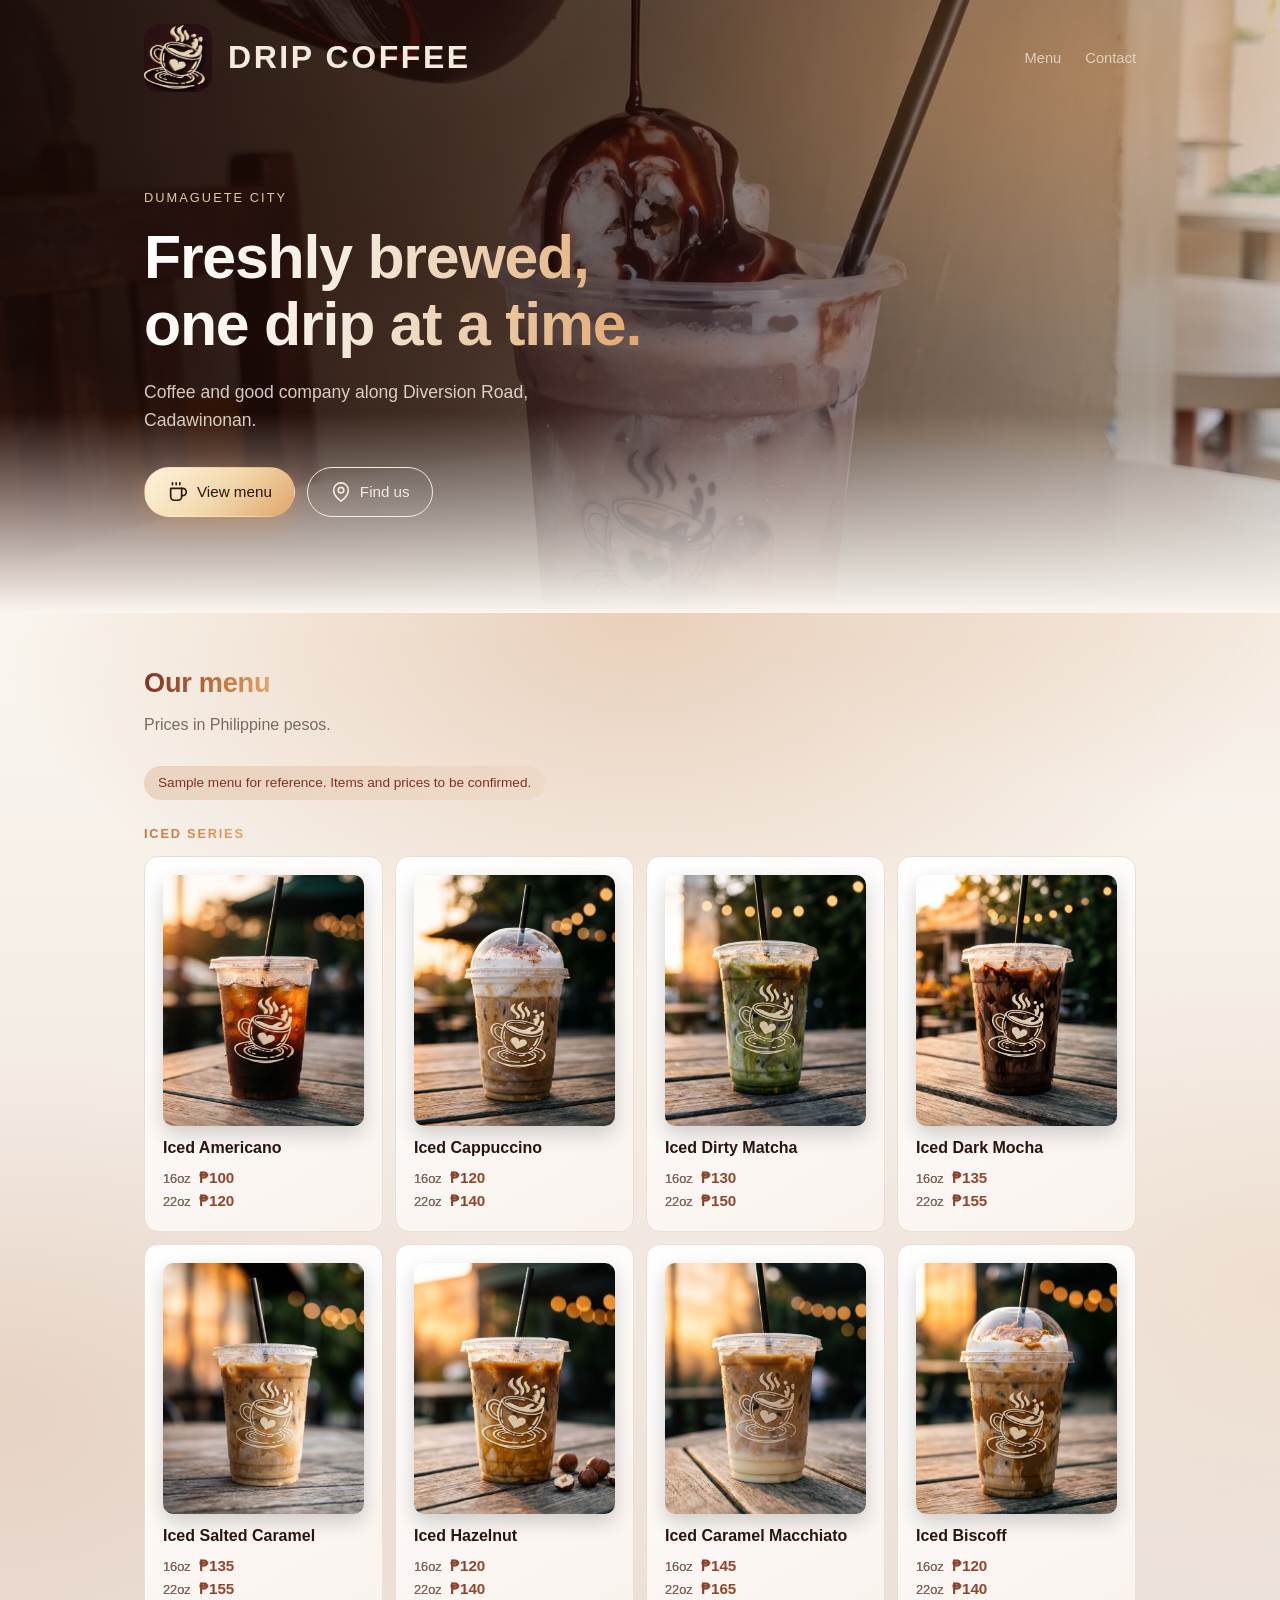
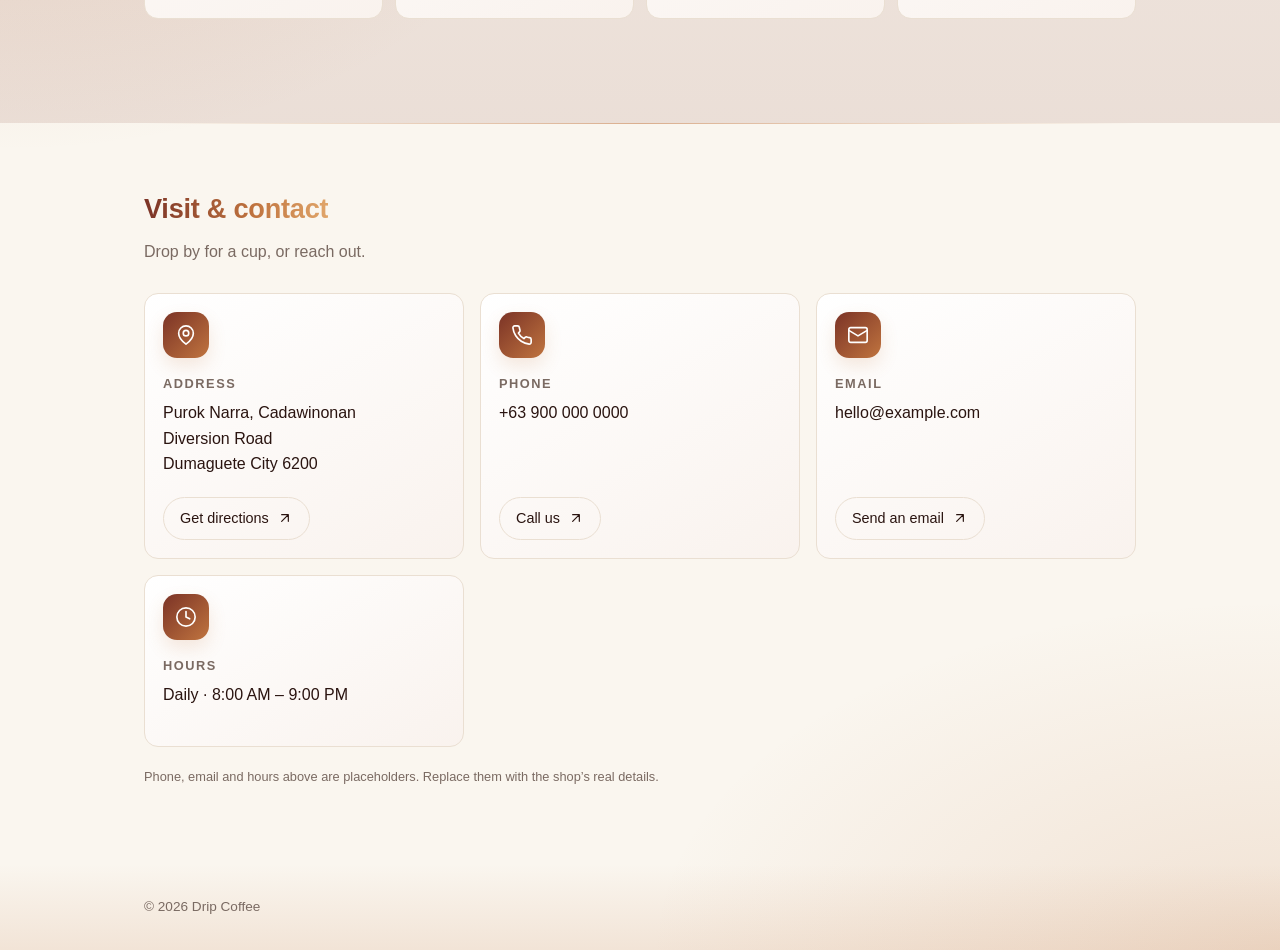
<file: index.html>
<!DOCTYPE html>
<html lang="en">
<head>
<meta charset="utf-8">
<meta name="viewport" content="width=device-width, initial-scale=1, viewport-fit=cover">
<title>Drip Coffee · Dumaguete City</title>
<meta name="description" content="Drip Coffee Shop, Purok Narra, Cadawinonan, Diversion Road, Dumaguete City.">
<link rel="icon" type="image/png" href="drip-favicon.png">
<link rel="apple-touch-icon" href="drip-favicon.png">
<script>document.documentElement.classList.add("js")</script>
<link rel="stylesheet" href="styles.css">
</head>
<body>
<div class="top"><div class="wrap">
<header><a class="brand" href="#"><img src="drip-mark.png" alt="Drip Coffee logo"><span class="logo">Drip Coffee</span></a><nav><a href="#menu">Menu</a><a href="#contact">Contact</a></nav></header>
<div class="hero">
<div class="hero-text">
<div class="eyebrow">Dumaguete City</div>
<h1>Freshly brewed, one drip at a time.</h1>
<p>Coffee and good company along Diversion Road, Cadawinonan.</p>
<div class="btns"><a class="btn primary" href="#menu"><svg viewBox="0 0 24 24" width="22" height="22" fill="none" stroke="currentColor" stroke-width="1.8" stroke-linecap="round" stroke-linejoin="round" aria-hidden="true"><path d="M10 2v2M14 2v2M6 2v2"/><path d="M16 8h1a4 4 0 0 1 0 8h-1"/><path d="M4 8h12v9a4 4 0 0 1-4 4H8a4 4 0 0 1-4-4Z"/></svg>View menu</a><a class="btn" href="#contact"><svg viewBox="0 0 24 24" width="22" height="22" fill="none" stroke="currentColor" stroke-width="1.8" stroke-linecap="round" stroke-linejoin="round" aria-hidden="true"><path d="M20 10c0 6-8 12-8 12S4 16 4 10a8 8 0 0 1 16 0Z"/><circle cx="12" cy="10" r="3"/></svg>Find us</a></div>
</div>
</div>
</div></div>
<div class="wrap">
<section id="menu">
<h2>Our menu</h2>
<p class="sub">Prices in Philippine pesos.</p>
<p class="sample">Sample menu for reference. Items and prices to be confirmed.</p>
<div class="chips" id="chips"></div>
<div id="menuRoot"></div>
</section>

<section id="contact">
<h2>Visit &amp; contact</h2>
<p class="sub">Drop by for a cup, or reach out.</p>
<div class="contact">
<div class="card reveal"><span class="ico"><svg viewBox="0 0 24 24" width="22" height="22" fill="none" stroke="currentColor" stroke-width="1.8" stroke-linecap="round" stroke-linejoin="round" aria-hidden="true"><path d="M20 10c0 6-8 12-8 12S4 16 4 10a8 8 0 0 1 16 0Z"/><circle cx="12" cy="10" r="3"/></svg></span><h4>Address</h4><p>Purok Narra, Cadawinonan<br>Diversion Road<br>Dumaguete City 6200</p><a class="link" href="https://maps.app.goo.gl/wL1wG7EmrrdpdkZd8?g_st=ac" target="_blank" rel="noopener">Get directions<svg viewBox="0 0 24 24" width="16" height="16" fill="none" stroke="currentColor" stroke-width="1.8" stroke-linecap="round" stroke-linejoin="round" aria-hidden="true"><path d="M7 17 17 7M7 7h10v10"/></svg></a></div>
<div class="card reveal"><span class="ico"><svg viewBox="0 0 24 24" width="22" height="22" fill="none" stroke="currentColor" stroke-width="1.8" stroke-linecap="round" stroke-linejoin="round" aria-hidden="true"><path d="M22 16.9v3a2 2 0 0 1-2.2 2 19.8 19.8 0 0 1-8.6-3.1 19.5 19.5 0 0 1-6-6A19.8 19.8 0 0 1 2.1 4.2 2 2 0 0 1 4.1 2h3a2 2 0 0 1 2 1.7c.1 1 .4 1.9.7 2.8a2 2 0 0 1-.5 2.1L8.1 9.9a16 16 0 0 0 6 6l1.3-1.3a2 2 0 0 1 2.1-.4c.9.3 1.8.6 2.8.7a2 2 0 0 1 1.7 2Z"/></svg></span><h4>Phone</h4><p>+63 900 000 0000</p><a class="link" href="tel:+639000000000">Call us<svg viewBox="0 0 24 24" width="16" height="16" fill="none" stroke="currentColor" stroke-width="1.8" stroke-linecap="round" stroke-linejoin="round" aria-hidden="true"><path d="M7 17 17 7M7 7h10v10"/></svg></a></div>
<div class="card reveal"><span class="ico"><svg viewBox="0 0 24 24" width="22" height="22" fill="none" stroke="currentColor" stroke-width="1.8" stroke-linecap="round" stroke-linejoin="round" aria-hidden="true"><rect x="2" y="4" width="20" height="16" rx="2"/><path d="m22 7-10 6L2 7"/></svg></span><h4>Email</h4><p>hello@example.com</p><a class="link" href="mailto:hello@example.com">Send an email<svg viewBox="0 0 24 24" width="16" height="16" fill="none" stroke="currentColor" stroke-width="1.8" stroke-linecap="round" stroke-linejoin="round" aria-hidden="true"><path d="M7 17 17 7M7 7h10v10"/></svg></a></div>
<div class="card reveal"><span class="ico"><svg viewBox="0 0 24 24" width="22" height="22" fill="none" stroke="currentColor" stroke-width="1.8" stroke-linecap="round" stroke-linejoin="round" aria-hidden="true"><circle cx="12" cy="12" r="10"/><path d="M12 6v6l4 2"/></svg></span><h4>Hours</h4><p>Daily · 8:00 AM – 9:00 PM</p></div>
</div>
<p class="note">Phone, email and hours above are placeholders. Replace them with the shop’s real details.</p>
</section>
</div>
<footer><div class="wrap">© 2026 Drip Coffee</div></footer>
<script src="menu.js"></script>
<script src="script.js"></script>
</body>
</html>
</file>
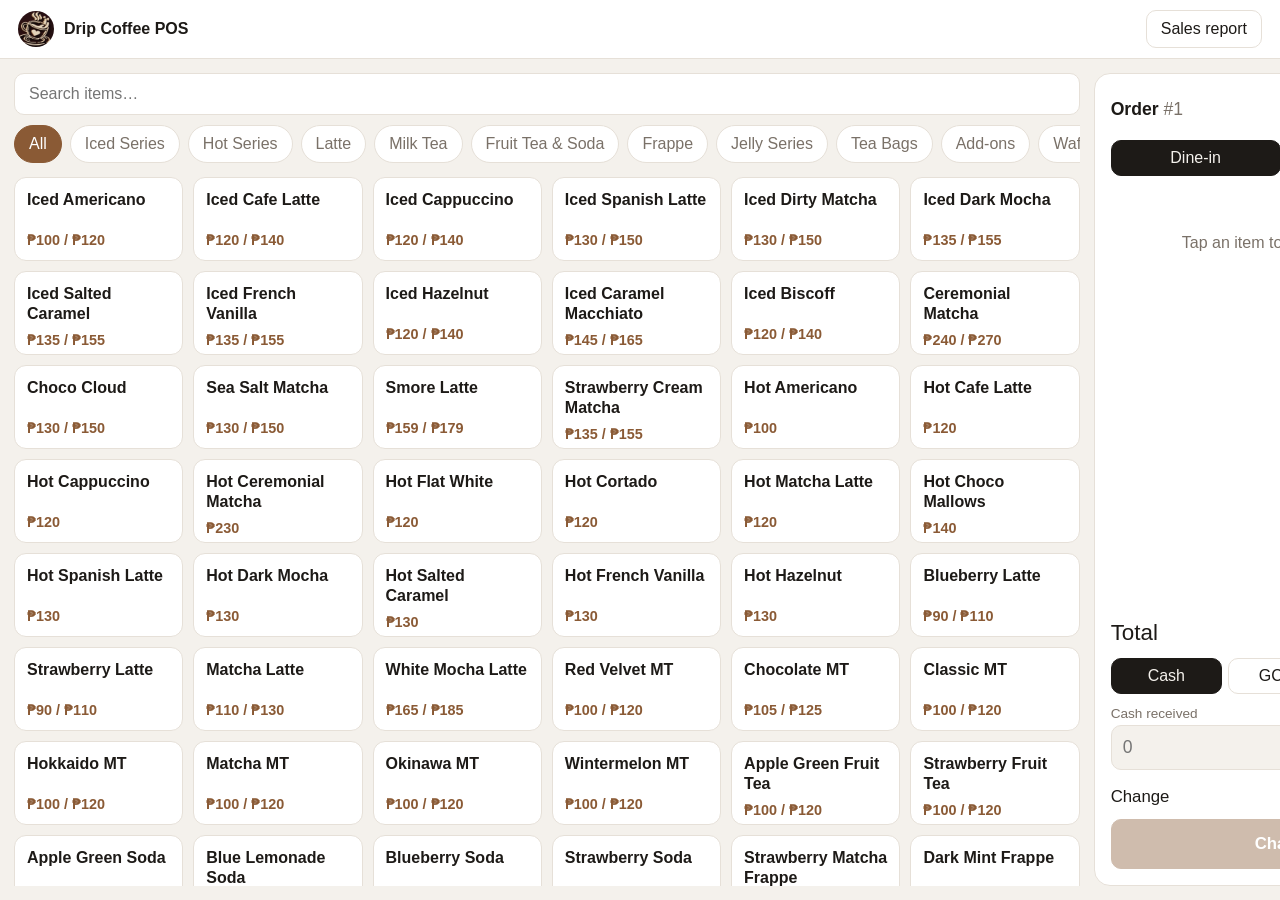
<file: pos.html>
<!DOCTYPE html>
<html lang="en">
<head>
<meta charset="utf-8">
<meta name="viewport" content="width=device-width, initial-scale=1">
<title>Drip Coffee POS</title>
<link rel="icon" href="drip-mark.png">
<link rel="stylesheet" href="pos.css">
</head>
<body>
<header>
  <div class="brand"><img src="drip-mark.png" alt=""><b>Drip Coffee POS</b></div>
  <div class="hbtns"><button id="btnReport">Sales report</button></div>
</header>
<main>
  <section class="left">
    <input id="search" type="search" placeholder="Search items…" autocomplete="off">
    <div id="chips" class="chips"></div>
    <div id="items" class="items"></div>
  </section>
  <aside class="cart">
    <div class="row between"><h2>Order <span id="orderNo"></span></h2><button id="btnClear" class="ghost">Clear</button></div>
    <div class="seg" id="type"><button class="on">Dine-in</button><button>Takeout</button></div>
    <div id="lines" class="lines"></div>
    <div class="total row between"><span>Total</span><b id="total">₱0</b></div>
    <div class="seg" id="pay"><button class="on">Cash</button><button>GCash</button><button>Card</button></div>
    <div id="cashBox"><label>Cash received<input id="cash" type="number" inputmode="decimal" min="0" placeholder="0"></label>
      <div class="quick" id="quick"></div>
      <div class="row between change"><span>Change</span><b id="change">₱0</b></div></div>
    <button id="btnCharge" class="primary" disabled>Charge</button>
  </aside>
</main>

<dialog id="dSize"><h3 id="sizeName"></h3><div id="sizeBtns" class="sizeBtns"></div><button class="ghost" data-close>Cancel</button></dialog>
<dialog id="dReceipt"><div id="receipt" class="receipt"></div><div class="row"><button class="primary" id="btnPrint">Print</button><button class="ghost" data-close>New order</button></div></dialog>
<dialog id="dReport"><div id="report"></div><div class="row"><button id="btnCsv">Export CSV</button><button class="danger" id="btnWipe">Delete all sales</button><button class="ghost" data-close>Close</button></div></dialog>
<script src="menu.js"></script>
<script src="pos.js"></script>
</body>
</html>
</file>
<file: styles.css>
:root{--bg:#faf6ef;--surface:#fff;--text:#2a1410;--muted:#7a6a62;--line:#eadfd2;--accent:#7b3326;color-scheme:light;box-sizing:border-box;padding-top:env(safe-area-inset-top,0px);padding-bottom:env(safe-area-inset-bottom,0px)}
@media (prefers-color-scheme:dark){:root{--bg:#1c0f0c;--surface:#28160f;--text:#f3ebdd;--muted:#b3a294;--line:#3a231b;--accent:#e0c9a0;color-scheme:dark}}
html{scroll-padding-top:env(safe-area-inset-top,0px);scroll-behavior:smooth}
*{box-sizing:border-box}
body{margin:0;background:var(--bg);color:var(--text);font-family:Inter,-apple-system,"Segoe UI",Helvetica,Arial,sans-serif;line-height:1.6}
.wrap{max-width:1040px;margin:0 auto;padding:0 24px}
.top{background:radial-gradient(ellipse 60% 70% at 88% 12%,rgba(224,150,80,.38),transparent 65%),radial-gradient(ellipse 50% 60% at 0% 100%,rgba(123,51,38,.45),transparent 70%),linear-gradient(90deg,rgba(24,9,6,.9) 0%,rgba(24,9,6,.62) 48%,rgba(24,9,6,.18) 100%),url(hero-bg.jpg) 62% 48%/cover no-repeat,#2a120d;color:#f3ebdd}
header{display:flex;justify-content:space-between;align-items:center;padding:24px 0}
.brand{display:flex;align-items:center;gap:16px;text-decoration:none;color:inherit}
.brand img{width:68px;height:68px;border-radius:16px;display:block;animation:spin-in 1s ease both}
.logo{font-weight:700;font-size:clamp(1.4rem,3.6vw,2rem);letter-spacing:.08em;text-transform:uppercase}
nav a{color:rgba(243,235,221,.75);text-decoration:none;margin-left:24px;font-size:.92rem}
nav a:hover{color:#fff}
.hero{padding:72px 0 96px}.hero-text{max-width:min(680px,100%)}
.eyebrow{color:#e0c9a0;font-size:.8rem;letter-spacing:.16em;text-transform:uppercase}
h1{font-size:clamp(2.2rem,5.4vw,3.8rem);line-height:1.1;margin:16px 0 20px;font-weight:600;letter-spacing:-.02em;max-width:15ch}
.hero p{color:rgba(243,235,221,.85);max-width:44ch;font-size:1.1rem;margin:0}
.btns{margin-top:32px;display:flex;gap:12px;flex-wrap:wrap}
.btn{display:inline-flex;align-items:center;gap:8px;padding:12px 22px;border-radius:999px;text-decoration:none;font-size:.95rem;border:1px solid #f3ebdd;color:#f3ebdd}
.btn.primary{background:#f3ebdd;color:#2a1410}
.hero .eyebrow,.hero h1,.hero p,.hero .btns{animation:rise .8s ease both}
.hero h1{animation-delay:.12s}.hero p{animation-delay:.24s}.hero .btns{animation-delay:.36s}
section{padding:64px 0;border-top:1px solid var(--line)}
h2{font-size:1.7rem;margin:0 0 8px;font-weight:600;letter-spacing:-.01em}
.sub{color:var(--muted);margin:0 0 28px}
.empty{color:var(--muted)}
.sample{display:inline-block;margin:0 0 20px;padding:6px 14px;border-radius:999px;background:color-mix(in srgb,var(--accent) 14%,transparent);color:var(--accent);font-size:.85rem}
.chips{display:flex;gap:8px;overflow-x:auto;padding:4px 0 28px;scrollbar-width:none}.chips::-webkit-scrollbar{display:none}
.chip{flex:none;cursor:pointer;font:inherit;font-size:.88rem;padding:8px 16px;border-radius:999px;border:1px solid var(--line);background:var(--surface);color:var(--muted);transition:all .2s}
.chip:hover{border-color:var(--accent);color:var(--text)}
.chip.on{background:var(--accent);border-color:var(--accent);color:var(--bg)}
.group{margin-bottom:40px}
.group h3{font-size:.8rem;letter-spacing:.14em;text-transform:uppercase;color:var(--accent);margin:0 0 12px;font-weight:600}
.grid{display:grid;grid-template-columns:repeat(auto-fill,minmax(210px,1fr));gap:12px}
.card{background:var(--surface);border:1px solid var(--line);border-radius:14px;padding:18px;transition:transform .3s ease,box-shadow .3s ease,border-color .3s ease}
.card:hover{transform:translateY(-4px);box-shadow:0 14px 30px rgba(0,0,0,.12);border-color:var(--accent)}
.pcard{display:flex;flex-direction:column;gap:8px}
.pimg{display:block;width:100%;aspect-ratio:4/5;object-fit:cover;border-radius:10px;margin-bottom:4px}
.pname{font-weight:600;line-height:1.3}.pdesc{color:var(--muted);font-size:.88rem}
.sizes{color:var(--accent);font-weight:600;font-size:.95rem;line-height:1.5}
.sizes em{font-style:normal;color:var(--muted);font-weight:400;font-size:.8rem;margin-right:4px}
.contact{display:grid;grid-template-columns:repeat(auto-fit,minmax(240px,1fr));gap:16px}
.contact .card{display:flex;flex-direction:column;align-items:flex-start}
.contact h4{margin:0 0 6px;font-size:.8rem;letter-spacing:.12em;text-transform:uppercase;color:var(--muted);font-weight:600}
.contact .card p{margin:0 0 20px;font-size:1rem}
.ico{display:grid;place-items:center;width:46px;height:46px;border-radius:14px;margin-bottom:16px;color:var(--accent);background:color-mix(in srgb,var(--accent) 14%,transparent)}
.link{margin-top:auto;display:inline-flex;align-items:center;gap:8px;padding:9px 16px;border-radius:999px;border:1px solid var(--line);color:var(--text);text-decoration:none;font-size:.9rem;font-weight:500;transition:background .25s,color .25s,border-color .25s}
.link:hover{background:var(--accent);border-color:var(--accent);color:var(--bg)}
.link svg{transition:transform .25s}.link:hover svg{transform:translate(2px,-2px)}
.note{color:var(--muted);font-size:.8rem;margin-top:20px}
footer{padding:32px 0;color:var(--muted);font-size:.85rem;border-top:1px solid var(--line)}
.js .reveal{opacity:0;transform:translateY(28px);transition:opacity .6s ease,transform .6s ease,box-shadow .3s ease,border-color .3s ease}
.js .reveal.in{opacity:1;transform:none}.js .reveal.in:hover{transform:translateY(-4px)}
@keyframes rise{from{opacity:0;transform:translateY(24px)}to{opacity:1;transform:none}}
@keyframes spin-in{from{opacity:0;transform:rotate(-90deg) scale(.6)}to{opacity:1;transform:none}}
@media(max-width:860px){.hero{padding:56px 0 80px}.top{background:radial-gradient(ellipse 80% 50% at 85% 5%,rgba(224,150,80,.38),transparent 65%),linear-gradient(180deg,rgba(24,9,6,.82),rgba(24,9,6,.6)),url(hero-bg.jpg) 70% 50%/cover no-repeat,#2a120d}}
/* ===== Gradient effects ===== */
:root{--g-a:#7b3326;--g-b:#c0743f;--g-c:#e0a56a;--glow:rgba(192,116,63,.16)}
@media (prefers-color-scheme:dark){:root{--g-a:#e0c9a0;--g-b:#d19a6a;--g-c:#a8552f;--glow:rgba(209,154,106,.14)}}
body{background:radial-gradient(900px 500px at 100% 18%,var(--glow),transparent 70%),radial-gradient(800px 500px at 0% 55%,var(--glow),transparent 70%),radial-gradient(900px 500px at 100% 100%,var(--glow),transparent 70%),var(--bg);background-attachment:scroll}
h1{background:linear-gradient(100deg,#fff 0%,#f3ebdd 40%,#e0a56a 100%);-webkit-background-clip:text;background-clip:text;color:transparent;-webkit-text-fill-color:transparent}
h2{display:inline-block;background:linear-gradient(90deg,var(--g-a),var(--g-b) 60%,var(--g-c));-webkit-background-clip:text;background-clip:text;color:transparent;-webkit-text-fill-color:transparent}
.group h3{background:linear-gradient(90deg,var(--g-b),var(--g-c));-webkit-background-clip:text;background-clip:text;-webkit-text-fill-color:transparent;display:inline-block}
section{border-top:0;position:relative}
section::before{content:"";position:absolute;top:0;left:0;right:0;height:1px;background:linear-gradient(90deg,transparent,var(--g-b),transparent);opacity:.55}
.btn{transition:transform .25s,box-shadow .25s,background .25s}
.btn:hover{transform:translateY(-2px);background:rgba(243,235,221,.12)}
.btn.primary{background:linear-gradient(135deg,#fff3dc 0%,#f3d9ae 50%,#e0a56a 100%);border-color:transparent;box-shadow:0 8px 24px rgba(224,150,80,.35)}
.btn.primary:hover{background:linear-gradient(135deg,#fff3dc 0%,#f3d9ae 50%,#e0a56a 100%);box-shadow:0 12px 30px rgba(224,150,80,.5)}
.sample{background:linear-gradient(90deg,color-mix(in srgb,var(--g-b) 22%,transparent),color-mix(in srgb,var(--g-c) 10%,transparent))}
.chip.on{background:linear-gradient(135deg,var(--g-a),var(--g-b));border-color:transparent;color:#fff;box-shadow:0 6px 16px var(--glow)}
.card{background:linear-gradient(150deg,var(--surface) 0%,color-mix(in srgb,var(--g-b) 9%,var(--surface)) 100%)}
.card:hover{background:linear-gradient(150deg,color-mix(in srgb,var(--g-c) 8%,var(--surface)) 0%,color-mix(in srgb,var(--g-b) 18%,var(--surface)) 100%)}
.pimg{box-shadow:0 8px 20px rgba(0,0,0,.18)}
.sizes{background:linear-gradient(90deg,var(--g-a),var(--g-b));-webkit-background-clip:text;background-clip:text;-webkit-text-fill-color:transparent}
.sizes em{-webkit-text-fill-color:var(--muted)}
.ico{background:linear-gradient(135deg,var(--g-a),var(--g-b));color:#fff;box-shadow:0 8px 18px var(--glow)}
.link:hover{background:linear-gradient(135deg,var(--g-a),var(--g-b));color:#fff}
footer{border-top:0;background:linear-gradient(180deg,transparent,color-mix(in srgb,var(--g-b) 14%,transparent))}
@media (prefers-color-scheme:dark){.chip.on,.link:hover{color:#1c0f0c}.ico{color:#1c0f0c}}
/* Hero -> menu blend */
body{overflow-x:hidden}
.top{position:relative}
.top .wrap{position:relative;z-index:1}
.top::after{content:"";position:absolute;left:0;right:0;bottom:0;height:200px;background:linear-gradient(180deg,transparent 0%,color-mix(in srgb,var(--bg) 55%,transparent) 55%,var(--bg) 100%);pointer-events:none}
#menu{position:relative;padding-top:48px}
#menu::before{display:none}
#menu::after{content:"";position:absolute;z-index:-1;top:0;bottom:0;left:50%;width:100vw;margin-left:-50vw;background:radial-gradient(ellipse 70% 45% at 50% 0%,color-mix(in srgb,var(--g-b) 30%,transparent),transparent 72%),radial-gradient(ellipse 50% 40% at 100% 60%,color-mix(in srgb,var(--g-c) 14%,transparent),transparent 70%),linear-gradient(180deg,transparent 0%,color-mix(in srgb,var(--g-a) 12%,transparent) 100%);pointer-events:none}
@media (prefers-reduced-motion:reduce){*,*::before,*::after{animation:none!important;transition:none!important}.js .reveal{opacity:1;transform:none}}
</file>
<file: pos.css>
:root{--bg:#f4f1ec;--surface:#fff;--text:#1d1a17;--muted:#7a7168;--line:#e6e0d8;--accent:#8a5a35;--ok:#2f7d4f;--bad:#b3392f}
@media (prefers-color-scheme:dark){:root{--bg:#15120f;--surface:#1f1b17;--text:#f3eee8;--muted:#a39a90;--line:#2e2822;--accent:#d19a6a}}
*{box-sizing:border-box}
body{margin:0;background:var(--bg);color:var(--text);font-family:Inter,-apple-system,"Segoe UI",Arial,sans-serif;height:100vh;display:flex;flex-direction:column}
button,input{font:inherit;color:inherit}
header{display:flex;justify-content:space-between;align-items:center;padding:10px 18px;background:var(--surface);border-bottom:1px solid var(--line)}
.brand{display:flex;align-items:center;gap:10px}.brand img{width:36px;height:36px;border-radius:50%}
button{cursor:pointer;border:1px solid var(--line);background:var(--surface);padding:9px 14px;border-radius:10px}
button:hover{border-color:var(--accent)}
button.primary{background:var(--accent);border-color:var(--accent);color:#fff;font-weight:600;padding:14px;width:100%;font-size:1.05rem}
button.primary:disabled{opacity:.4;cursor:not-allowed}
button.ghost{background:transparent}button.danger{color:var(--bad);border-color:var(--bad)}
main{flex:1;display:grid;grid-template-columns:1fr 380px;gap:14px;padding:14px;min-height:0}
.left{display:flex;flex-direction:column;gap:10px;min-height:0}
#search{padding:11px 14px;border:1px solid var(--line);border-radius:10px;background:var(--surface)}
.chips{display:flex;gap:8px;overflow-x:auto;padding-bottom:4px;scrollbar-width:none}.chips::-webkit-scrollbar{display:none}
.chip{flex:none;border-radius:999px;color:var(--muted)}.chip.on{background:var(--accent);border-color:var(--accent);color:#fff}
.items{flex:1;overflow:auto;display:grid;grid-template-columns:repeat(auto-fill,minmax(150px,1fr));gap:10px;align-content:start}
.item{display:flex;flex-direction:column;justify-content:space-between;gap:8px;text-align:left;min-height:84px;padding:12px;border-radius:12px}
.item b{font-weight:600;line-height:1.25}.item span{color:var(--accent);font-size:.9rem;font-weight:600}
.cart{background:var(--surface);border:1px solid var(--line);border-radius:16px;padding:16px;display:flex;flex-direction:column;gap:12px;min-height:0}
.row{display:flex;gap:10px;align-items:center}.between{justify-content:space-between}
h2{margin:0;font-size:1.1rem}h2 span{color:var(--muted);font-weight:400}
.seg{display:flex;gap:6px}.seg button{flex:1;padding:8px}.seg button.on{background:var(--text);color:var(--bg);border-color:var(--text)}
.lines{flex:1;overflow:auto;min-height:90px}
.empty{color:var(--muted);text-align:center;padding:30px 0}
.line{display:grid;grid-template-columns:1fr auto;gap:2px 8px;padding:9px 0;border-bottom:1px solid var(--line)}
.line small{color:var(--muted)}.qty{display:flex;align-items:center;gap:8px;grid-column:1/3}
.qty button{padding:2px 10px;border-radius:8px}.qty .lt{margin-left:auto;font-weight:600}
.total{font-size:1.4rem}
label{display:block;font-size:.85rem;color:var(--muted)}
#cash{width:100%;margin-top:4px;padding:11px;border:1px solid var(--line);border-radius:10px;background:var(--bg);font-size:1.1rem}
.quick{display:flex;gap:6px;flex-wrap:wrap;margin:8px 0}.quick button{padding:6px 10px;font-size:.85rem}
.change{font-size:1.05rem}.change b{color:var(--ok)}
dialog{border:none;border-radius:18px;padding:22px;background:var(--surface);color:var(--text);width:min(440px,92vw);max-height:90vh;overflow:auto}
dialog::backdrop{background:rgba(0,0,0,.5)}
dialog .row{margin-top:16px;flex-wrap:wrap}
.sizeBtns{display:flex;gap:10px;margin:16px 0}.sizeBtns button{flex:1;padding:18px 10px;font-weight:600}
.receipt{font-family:"Courier New",monospace;font-size:.9rem}.receipt h3{text-align:center;margin:0}.receipt p{margin:2px 0;text-align:center;color:var(--muted)}
.receipt hr{border:0;border-top:1px dashed var(--muted);margin:10px 0}.receipt .r{display:flex;justify-content:space-between;gap:10px}
.stat{display:grid;grid-template-columns:repeat(3,1fr);gap:8px;margin:12px 0}.stat div{background:var(--bg);border-radius:12px;padding:10px;text-align:center}.stat b{display:block;font-size:1.2rem}
table{width:100%;border-collapse:collapse;font-size:.9rem}td,th{padding:5px 0;border-bottom:1px solid var(--line);text-align:left}td:last-child,th:last-child{text-align:right}
@media(max-width:820px){body{height:auto}main{grid-template-columns:1fr}.items{max-height:60vh}}
@media print{body *{visibility:hidden}#receipt,#receipt *{visibility:visible}#receipt{position:absolute;left:0;top:0;width:100%}dialog{box-shadow:none}}
</file>
